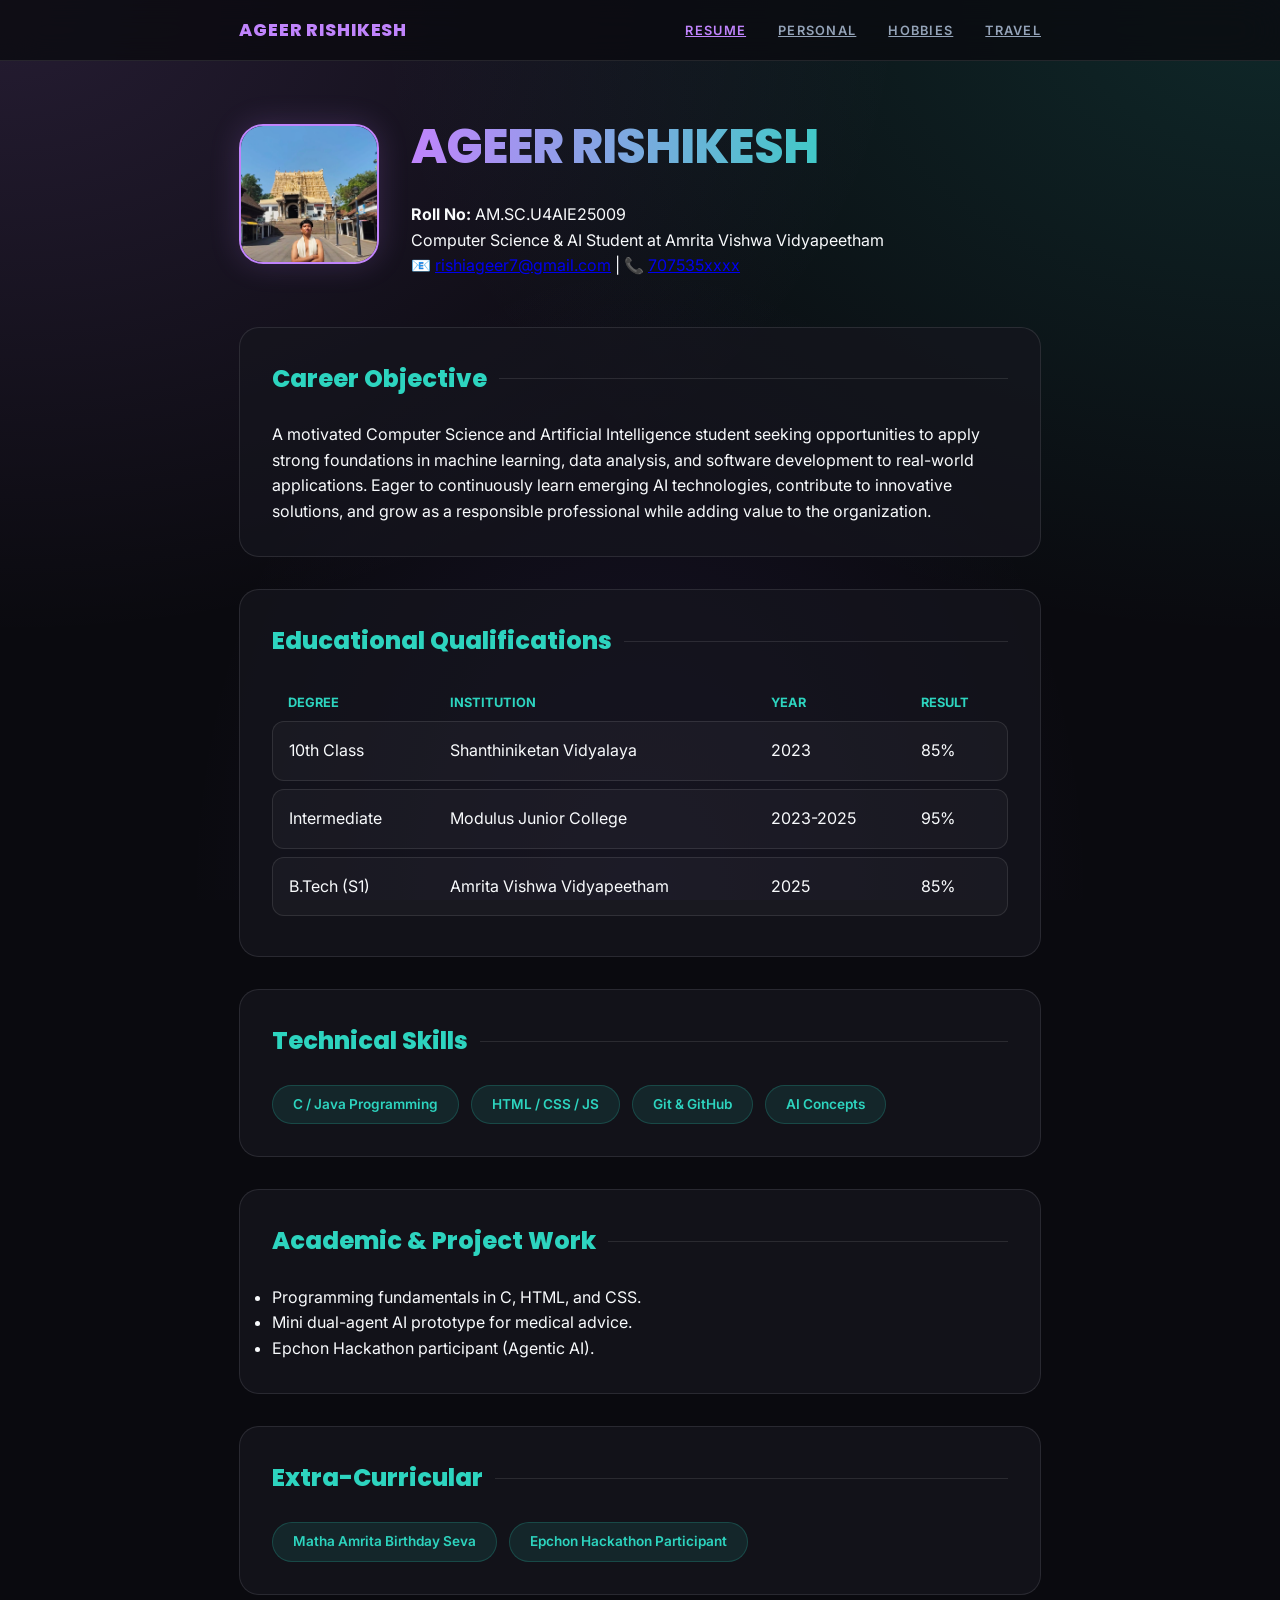
<file: index.html>
<!DOCTYPE html>
<html lang="en">
<head>
    <meta charset="UTF-8">
    <meta name="viewport" content="width=device-width, initial-scale=1.0">
    <title>Ageer Rishikesh | Professional Resume</title>
    <link rel="stylesheet" href="resume.css">
</head>

<body>

<nav>
    <div class="nav-container">
        <div class="nav-brand">AGEER RISHIKESH</div>
        <ul>
            <li><a href="index.html" class="active">Resume</a></li>
            <li><a href="personal.html">Personal</a></li>
            <li><a href="hobbies.html">Hobbies</a></li>
            <li><a href="travel.html">Travel</a></li>
        </ul>
    </div>
</nav>

<div class="container">
    <header class="profile-header">
        <img src="images/profile.jpeg" alt="Ageer Rishikesh" class="profile-avatar">
        <div>
            <h1>AGEER RISHIKESH</h1>
            <p><strong>Roll No:</strong> AM.SC.U4AIE25009</p>
            <p>Computer Science & AI Student at Amrita Vishwa Vidyapeetham</p>
            <p>📧 <a href="mailto:rishiageer7@gmail.com">rishiageer7@gmail.com</a> | 📞 <a href="tel:7075350000">707535xxxx</a></p>
        </div>
    </header>

    <main>
        <section>
            <h3>Career Objective</h3>
            <p>
                A motivated Computer Science and Artificial Intelligence student seeking opportunities to apply strong
                foundations in machine learning, data analysis, and software development to real-world applications.
                Eager to continuously learn emerging AI technologies, contribute to innovative solutions, and grow as
                a responsible professional while adding value to the organization.
            </p>
        </section>

        <section>
            <h3>Educational Qualifications</h3>
            <table>
                <thead>
                    <tr>
                        <th>Degree</th>
                        <th>Institution</th>
                        <th>Year</th>
                        <th>Result</th>
                    </tr>
                </thead>
                <tbody>
                    <tr>
                        <td>10th Class</td>
                        <td>Shanthiniketan Vidyalaya</td>
                        <td>2023</td>
                        <td>85%</td>
                    </tr>
                    <tr>
                        <td>Intermediate</td>
                        <td>Modulus Junior College</td>
                        <td>2023-2025</td>
                        <td>95%</td>
                    </tr>
                    <tr>
                        <td>B.Tech (S1)</td>
                        <td>Amrita Vishwa Vidyapeetham</td>
                        <td>2025</td>
                        <td>85%</td>
                    </tr>
                </tbody>
            </table>
        </section>

        <section>
            <h3>Technical Skills</h3>
            <div class="flex-list">
                <span class="flex-item">C / Java Programming</span>
                <span class="flex-item">HTML / CSS / JS</span>
                <span class="flex-item">Git & GitHub</span>
                <span class="flex-item">AI Concepts</span>
            </div>
        </section>

        <section>
            <h3>Academic & Project Work</h3>
            <ul>
                <li>Programming fundamentals in C, HTML, and CSS.</li>
                <li>Mini dual-agent AI prototype for medical advice.</li>
                <li>Epchon Hackathon participant (Agentic AI).</li>
            </ul>
        </section>

        <section>
            <h3>Extra-Curricular</h3>
            <div class="flex-list">
                <span class="flex-item">Matha Amrita Birthday Seva</span>
                <span class="flex-item">Epchon Hackathon Participant</span>
            </div>
        </section>
    </main>
</div>

</body>
</html>
</file>
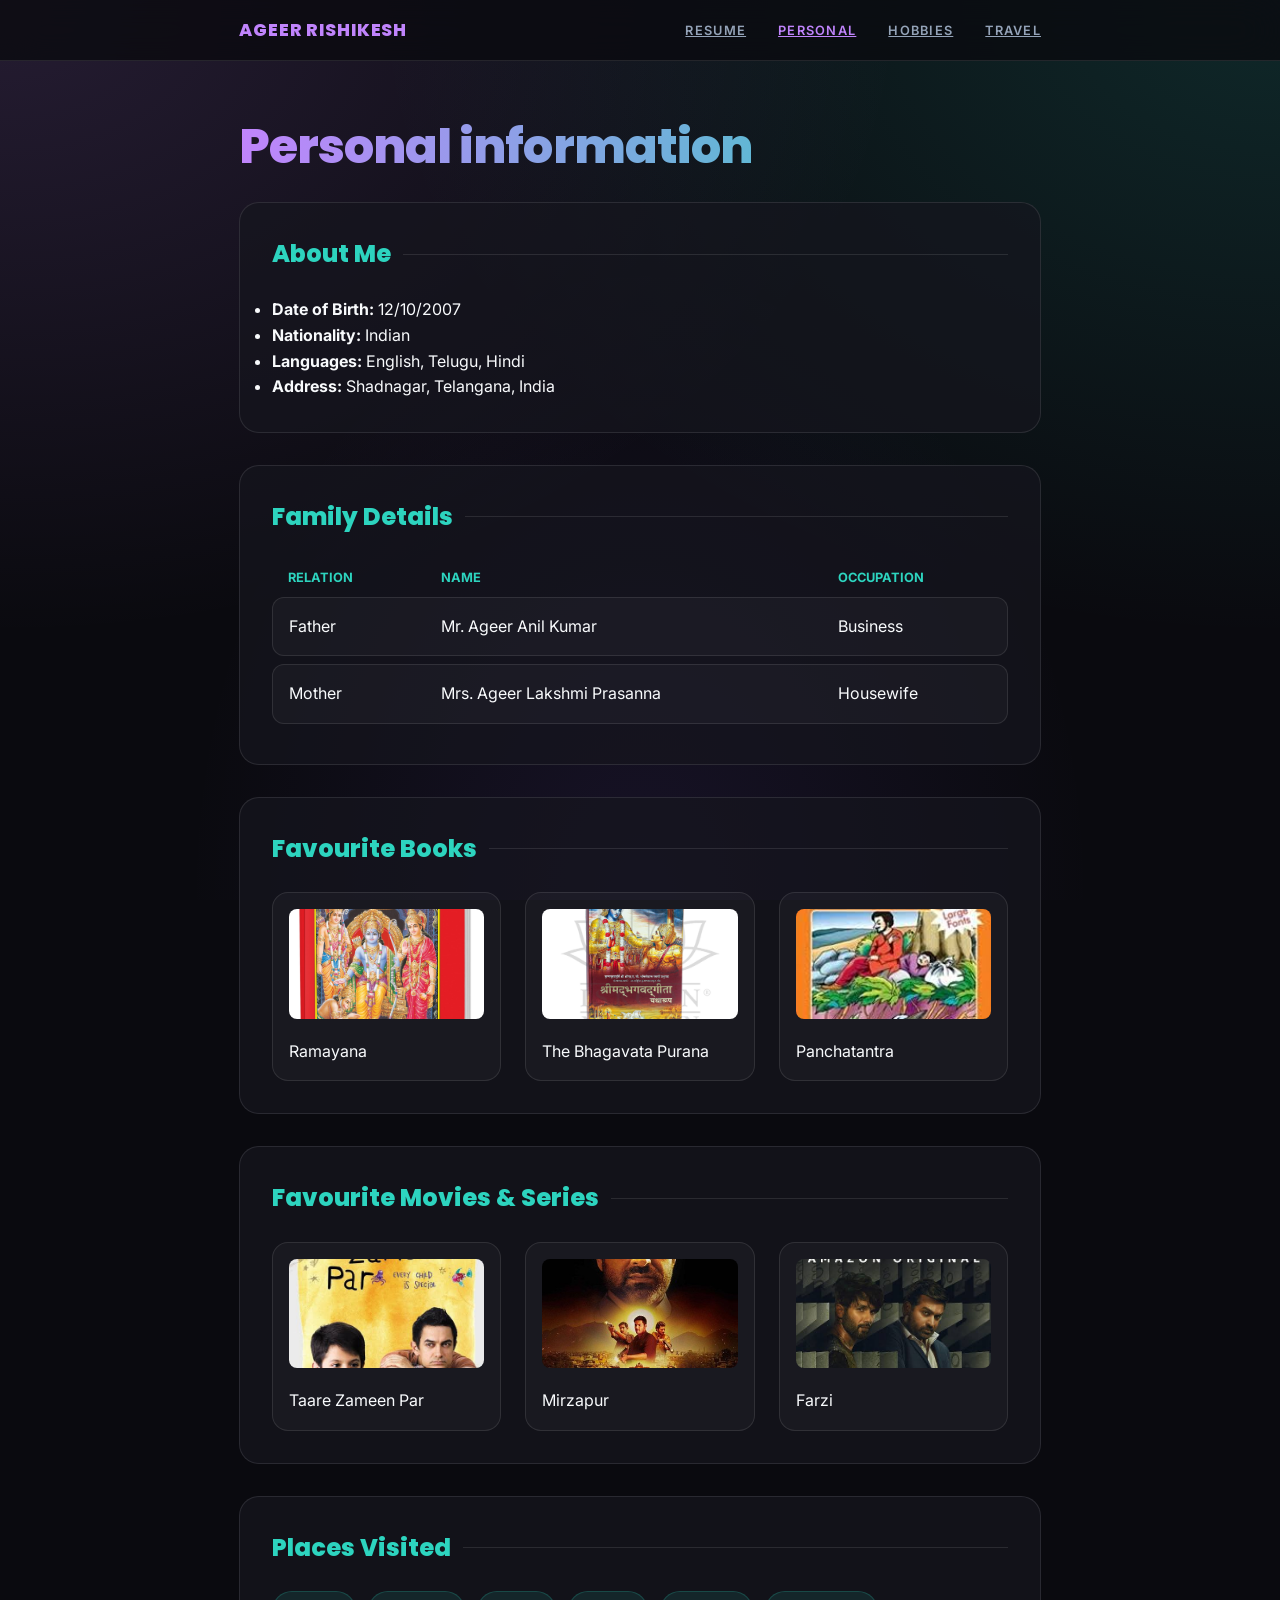
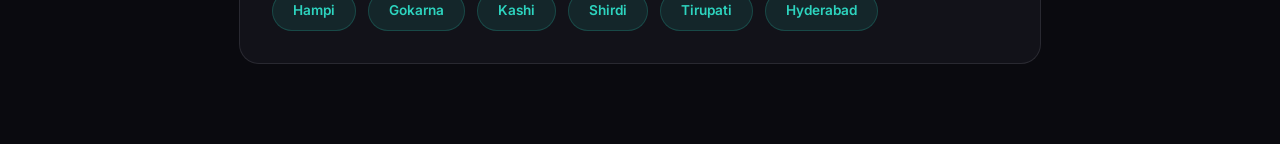
<file: personal.html>
<!DOCTYPE html>
<html lang="en">
<head>
    <meta charset="UTF-8">
    <meta name="viewport" content="width=device-width, initial-scale=1.0">
    <title>Personal Details | Ageer Rishikesh</title>
    <link rel="stylesheet" href="resume.css">
</head>

<body>

<nav>
    <div class="nav-container">
        <div class="nav-brand">AGEER RISHIKESH</div>
        <ul>
            <li><a href="index.html">Resume</a></li>
            <li><a href="personal.html" class="active">Personal</a></li>
            <li><a href="hobbies.html">Hobbies</a></li>
            <li><a href="travel.html">Travel</a></li>
        </ul>
    </div>
</nav>

<div class="container">
    <header>
        <h1>Personal information</h1>
    </header>

    <main>
        <section>
            <h3>About Me</h3>
            <ul>
                <li><strong>Date of Birth:</strong> 12/10/2007</li>
                <li><strong>Nationality:</strong> Indian</li>
                <li><strong>Languages:</strong> English, Telugu, Hindi</li>
                <li><strong>Address:</strong> Shadnagar, Telangana, India</li>
            </ul>
        </section>

        <section>
            <h3>Family Details</h3>
            <table>
                <thead>
                    <tr>
                        <th>Relation</th>
                        <th>Name</th>
                        <th>Occupation</th>
                    </tr>
                </thead>
                <tbody>
                    <tr>
                        <td>Father</td>
                        <td>Mr. Ageer Anil Kumar</td>
                        <td>Business</td>
                    </tr>
                    <tr>
                        <td>Mother</td>
                        <td>Mrs. Ageer Lakshmi Prasanna</td>
                        <td>Housewife</td>
                    </tr>
                </tbody>
            </table>
        </section>

        <section>
            <h3>Favourite Books</h3>
            <div class="items-row">
                <div class="item-card">
                    <img src="images/ramayan.jpg" alt="Ramayana">
                    <p>Ramayana</p>
                </div>
                <div class="item-card">
                    <img src="images/bhagvat gita.webp" alt="Bhagavata Purana">
                    <p>The Bhagavata Purana</p>
                </div>
                <div class="item-card">
                    <img src="images/panchatantra.jpeg" alt="Panchatantra">
                    <p>Panchatantra</p>
                </div>
            </div>
        </section>

        <section>
            <h3>Favourite Movies & Series</h3>
            <div class="items-row">
                <div class="item-card">
                    <img src="images/thaare.jpeg" alt="Taare Zameen Par">
                    <p>Taare Zameen Par</p>
                </div>
                <div class="item-card">
                    <img src="images/mirzapur.jpg" alt="Mirzapur">
                    <p>Mirzapur</p>
                </div>
                <div class="item-card">
                    <img src="images/farzi.jpeg" alt="Farzi">
                    <p>Farzi</p>
                </div>
            </div>
        </section>

        <section>
            <h3>Places Visited</h3>
            <div class="flex-list">
                <span class="flex-item">Hampi</span>
                <span class="flex-item">Gokarna</span>
                <span class="flex-item">Kashi</span>
                <span class="flex-item">Shirdi</span>
                <span class="flex-item">Tirupati</span>
                <span class="flex-item">Hyderabad</span>
            </div>
        </section>
    </main>
</div>

</body>
</html>
</file>
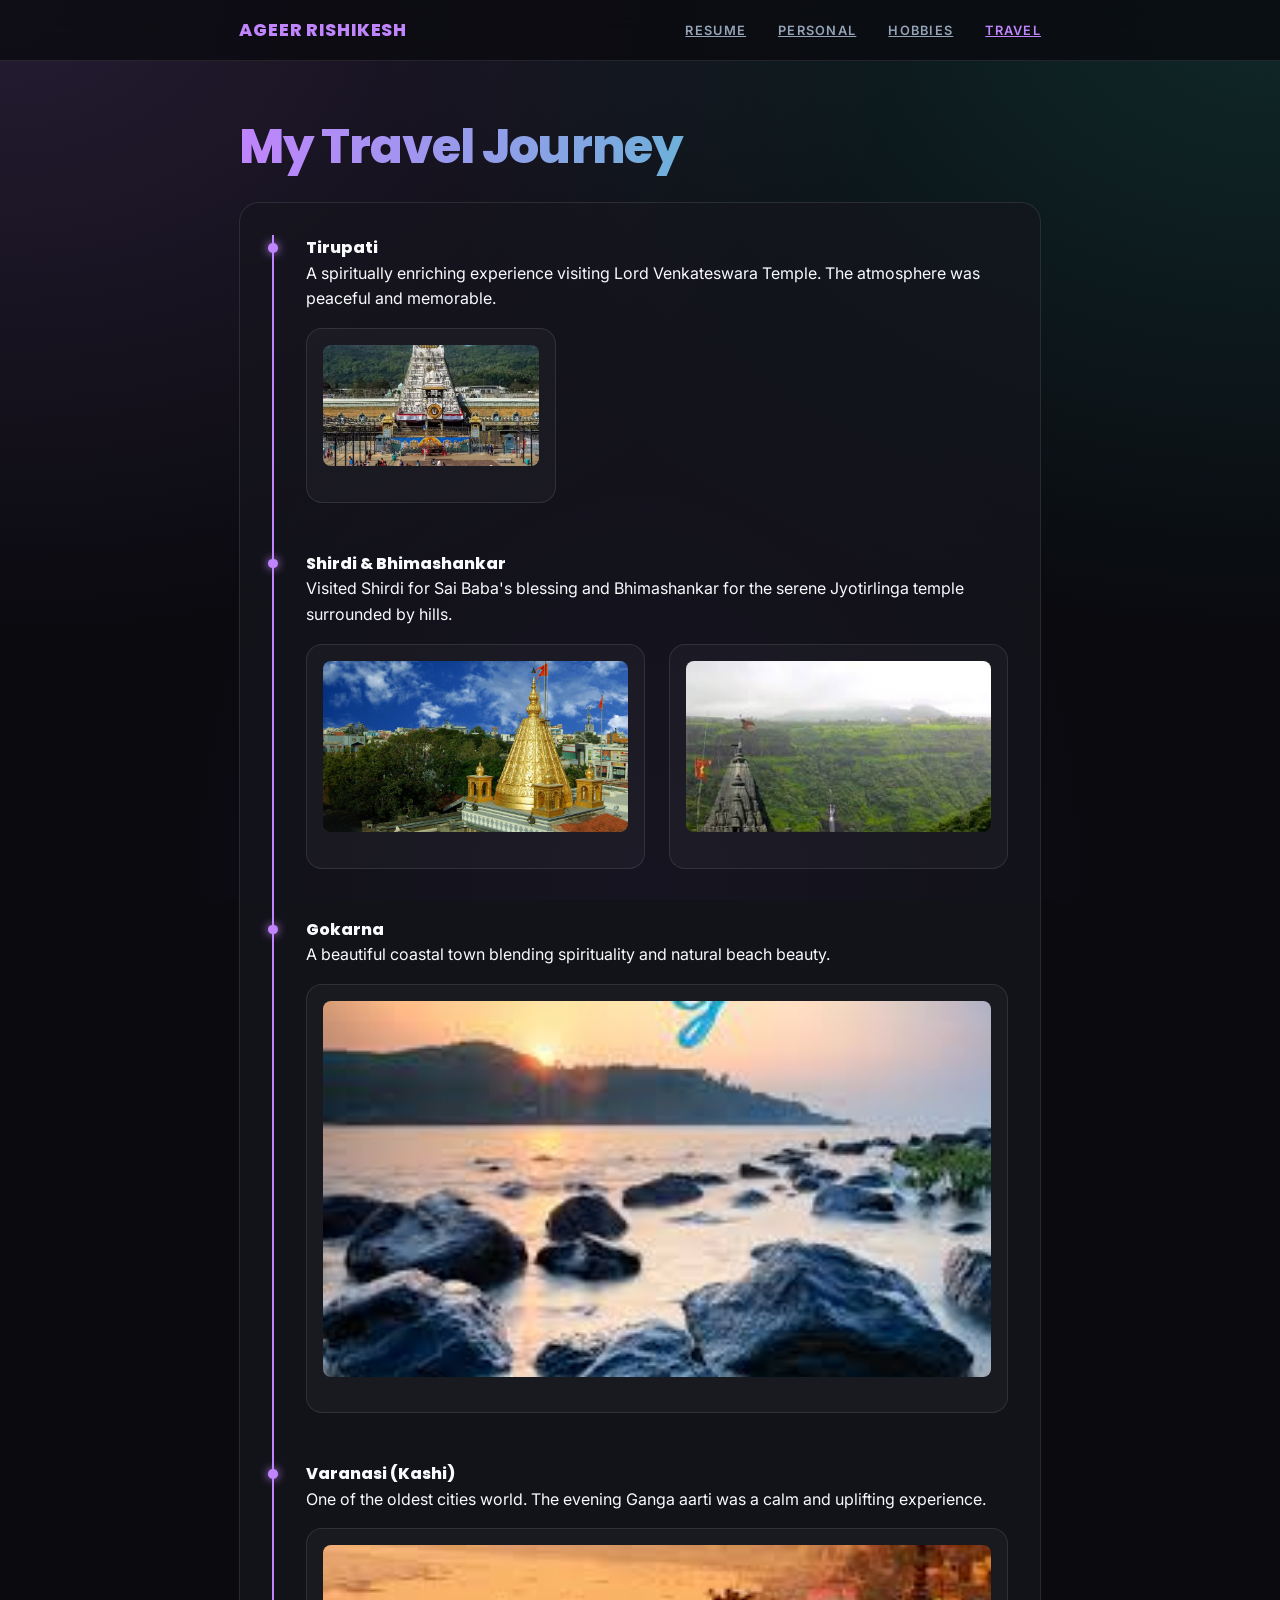
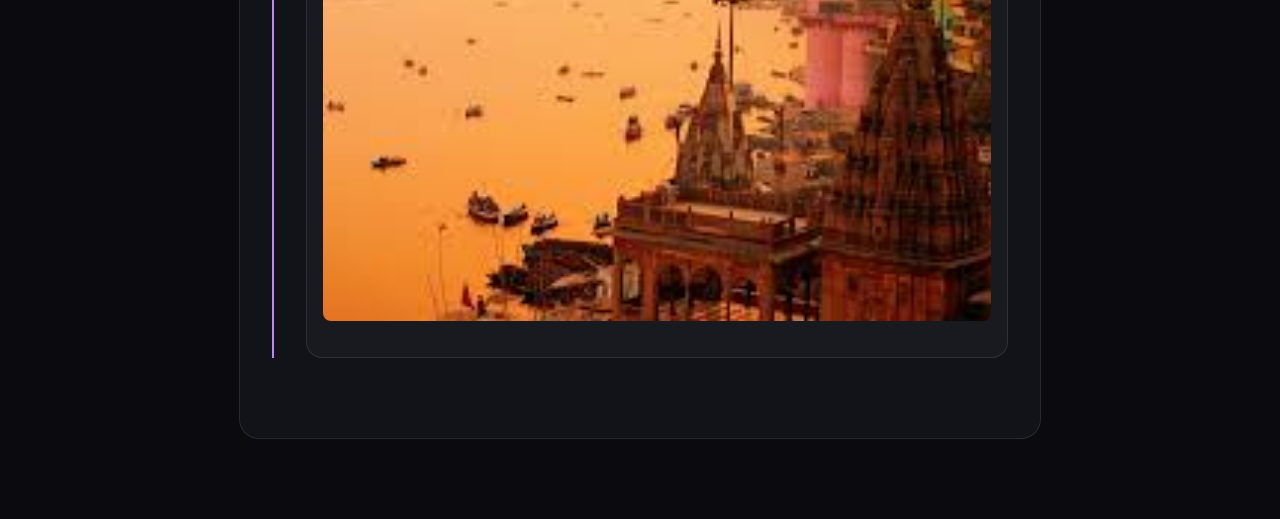
<file: travel.html>
<!DOCTYPE html>
<html lang="en">
<head>
    <meta charset="UTF-8">
    <meta name="viewport" content="width=device-width, initial-scale=1.0">
    <title>Travel Journey | Ageer Rishikesh</title>
    <link rel="stylesheet" href="resume.css">
</head>

<body>

<nav>
    <div class="nav-container">
        <div class="nav-brand">AGEER RISHIKESH</div>
        <ul>
            <li><a href="index.html">Resume</a></li>
            <li><a href="personal.html">Personal</a></li>
            <li><a href="hobbies.html">Hobbies</a></li>
            <li><a href="travel.html" class="active">Travel</a></li>
        </ul>
    </div>
</nav>

<div class="container">
    <header>
        <h1>My Travel Journey</h1>
    </header>

    <main>
        <section>
            <div class="timeline-simple">
                
                <div class="event">
                    <h4>Tirupati</h4>
                    <p>A spiritually enriching experience visiting Lord Venkateswara Temple. The atmosphere was peaceful and memorable.</p>
                    <div class="items-row" style="margin-top: 1rem;">
                        <div class="item-card" style="flex: 0 0 250px;">
                            <img src="images/117096573.avif" alt="Tirupati Temple">
                        </div>
                    </div>
                </div>

                <div class="event">
                    <h4>Shirdi & Bhimashankar</h4>
                    <p>Visited Shirdi for Sai Baba's blessing and Bhimashankar for the serene Jyotirlinga temple surrounded by hills.</p>
                    <div class="items-row" style="margin-top: 1rem;">
                        <div class="item-card"><img src="images/shirdi-header-1.jpg" alt="Shirdi"></div>
                        <div class="item-card"><img src="images/images.jpeg" alt="Bhimashankar"></div>
                    </div>
                </div>

                <div class="event">
                    <h4>Gokarna</h4>
                    <p>A beautiful coastal town blending spirituality and natural beach beauty.</p>
                    <div class="items-row" style="margin-top: 1rem;">
                        <div class="item-card"><img src="images/gokarnam.jpeg" alt="Gokarna"></div>
                    </div>
                </div>

                <div class="event">
                    <h4>Varanasi (Kashi)</h4>
                    <p>One of the oldest cities world. The evening Ganga aarti was a calm and uplifting experience.</p>
                    <div class="items-row" style="margin-top: 1rem;">
                        <div class="item-card"><img src="images/kashi.jpeg" alt="Kashi"></div>
                    </div>
                </div>

            </div>
        </section>
    </main>
</div>

</body>
</html>
</file>
<file: resume.css>
@import url('https://fonts.googleapis.com/css2?family=Inter:wght@400;500;600&family=Poppins:wght@600;700;800&display=swap');

:root {
    --bg-main: #0a0a0f;
    --card-bg: rgba(22, 22, 30, 0.7);
    --primary: #c084fc; /* Electric Violet */
    --secondary: #2dd4bf; /* Teal/Cyan */
    --text-main: #f8fafc;
    --text-muted: #94a3b8;
    --border: rgba(255, 255, 255, 0.1);
    --transition: all 0.3s cubic-bezier(0.4, 0, 0.2, 1);
}

* {
    margin: 0;
    padding: 0;
    box-sizing: border-box;
}

body {
    font-family: 'Inter', sans-serif;
    background-color: var(--bg-main);
    background-image: 
        radial-gradient(at 0% 0%, rgba(192, 132, 252, 0.15) 0px, transparent 50%),
        radial-gradient(at 100% 0%, rgba(45, 212, 191, 0.15) 0px, transparent 50%),
        radial-gradient(at 50% 100%, rgba(139, 92, 246, 0.1) 0px, transparent 50%);
    background-attachment: fixed;
    color: var(--text-main);
    line-height: 1.6;
}

.container {
    max-width: 850px;
    margin: 0 auto;
    padding: 3rem 1.5rem;
}

/* Typography */
h1, h2, h3, h4 {
    font-family: 'Poppins', sans-serif;
    font-weight: 800;
}

h1 { 
    font-size: 3rem; 
    letter-spacing: -0.02em;
    background: linear-gradient(to right, var(--primary), var(--secondary));
    -webkit-background-clip: text;
    -webkit-text-fill-color: transparent;
    margin-bottom: 1rem;
}

h3 {
    font-size: 1.5rem;
    color: var(--secondary);
    margin-bottom: 1.5rem;
    display: flex;
    align-items: center;
    gap: 0.75rem;
}

h3::after {
    content: '';
    flex: 1;
    height: 1px;
    background: var(--border);
}

/* Navigation */
nav {
    position: sticky;
    top: 0;
    z-index: 100;
    backdrop-filter: blur(20px);
    background: rgba(10, 10, 15, 0.8);
    border-bottom: 1px solid var(--border);
    padding: 1rem 0;
}

nav ul {
    list-style: none;
    display: flex;
    gap: 2rem;
}

.nav-container {
    max-width: 850px;
    margin: 0 auto;
    padding: 0 1.5rem;
    display: flex;
    justify-content: space-between;
    align-items: center;
}

.nav-brand {
    font-family: 'Poppins', sans-serif;
    font-weight: 800;
    font-size: 1.1rem;
    color: var(--primary);
    letter-spacing: 0.05em;
    text-transform: uppercase;
}

nav a {
    color: var(--text-muted);
    font-weight: 600;
    text-transform: uppercase;
    font-size: 0.8rem;
    letter-spacing: 0.1em;
    transition: var(--transition);
}

nav a:hover, nav a.active {
    color: var(--primary);
}

/* Modern Sections */
section {
    background: var(--card-bg);
    border: 1px solid var(--border);
    border-radius: 1.25rem;
    padding: 2rem;
    margin-bottom: 2rem;
    transition: var(--transition);
}

section:hover {
    border-color: var(--primary);
    transform: translateY(-2px);
    box-shadow: 0 20px 40px -15px rgba(192, 132, 252, 0.1);
}

/* Table */
table {
    width: 100%;
    border-collapse: separate;
    border-spacing: 0 0.5rem;
}

th {
    text-align: left;
    color: var(--secondary);
    font-size: 0.8rem;
    text-transform: uppercase;
    padding: 0 1rem;
}

td {
    background: rgba(255, 255, 255, 0.03);
    padding: 1rem;
    border-top: 1px solid var(--border);
    border-bottom: 1px solid var(--border);
}

td:first-child { border-left: 1px solid var(--border); border-radius: 0.75rem 0 0 0.75rem; }
td:last-child { border-right: 1px solid var(--border); border-radius: 0 0.75rem 0.75rem 0; }

/* Profile Section */
.profile-header {
    display: flex;
    align-items: center;
    gap: 2rem;
    margin-bottom: 3rem;
}

.profile-avatar {
    width: 140px;
    height: 140px;
    border-radius: 1.5rem;
    object-fit: cover;
    border: 2px solid var(--primary);
    box-shadow: 0 0 30px rgba(192, 132, 252, 0.2);
}

/* Flex List for Badges */
.flex-list {
    display: flex;
    flex-wrap: wrap;
    gap: 0.75rem;
}

.flex-item {
    background: rgba(45, 212, 191, 0.1);
    color: var(--secondary);
    padding: 0.5rem 1.25rem;
    border-radius: 99rem;
    font-size: 0.85rem;
    font-weight: 600;
    border: 1px solid rgba(45, 212, 191, 0.2);
}

/* Item Grid (for Favourites) */
.items-row {
    display: flex;
    flex-wrap: wrap;
    gap: 1.5rem;
}

.item-card {
    flex: 1 1 180px;
    background: rgba(255, 255, 255, 0.03);
    padding: 1rem;
    border-radius: 1rem;
    border: 1px solid var(--border);
    transition: var(--transition);
}

.item-card:hover {
    border-color: var(--primary);
}

.item-card img {
    width: 100%;
    aspect-ratio: 16/9;
    object-fit: cover;
    border-radius: 0.5rem;
    margin-bottom: 0.75rem;
}

/* Simple Timeline */
.timeline-simple {
    border-left: 2px solid var(--primary);
    padding-left: 2rem;
}

.event {
    margin-bottom: 3rem;
    position: relative;
}

.event::before {
    content: '';
    position: absolute;
    left: -2.35rem;
    top: 0.5rem;
    width: 0.6rem;
    height: 0.6rem;
    background: var(--primary);
    border-radius: 50%;
    box-shadow: 0 0 10px var(--primary);
}

/* Media styling */
audio {
    width: 100%;
    filter: invert(1) hue-rotate(180deg) brightness(1.5);
    opacity: 0.7;
    margin-top: 1rem;
}

/* Responsive */
@media (max-width: 640px) {
    .profile-header {
        flex-direction: column;
        text-align: center;
        gap: 1rem;
    }
    h1 { font-size: 2.25rem; }
    nav ul { gap: 1rem; font-size: 0.7rem; }
}
</file>
